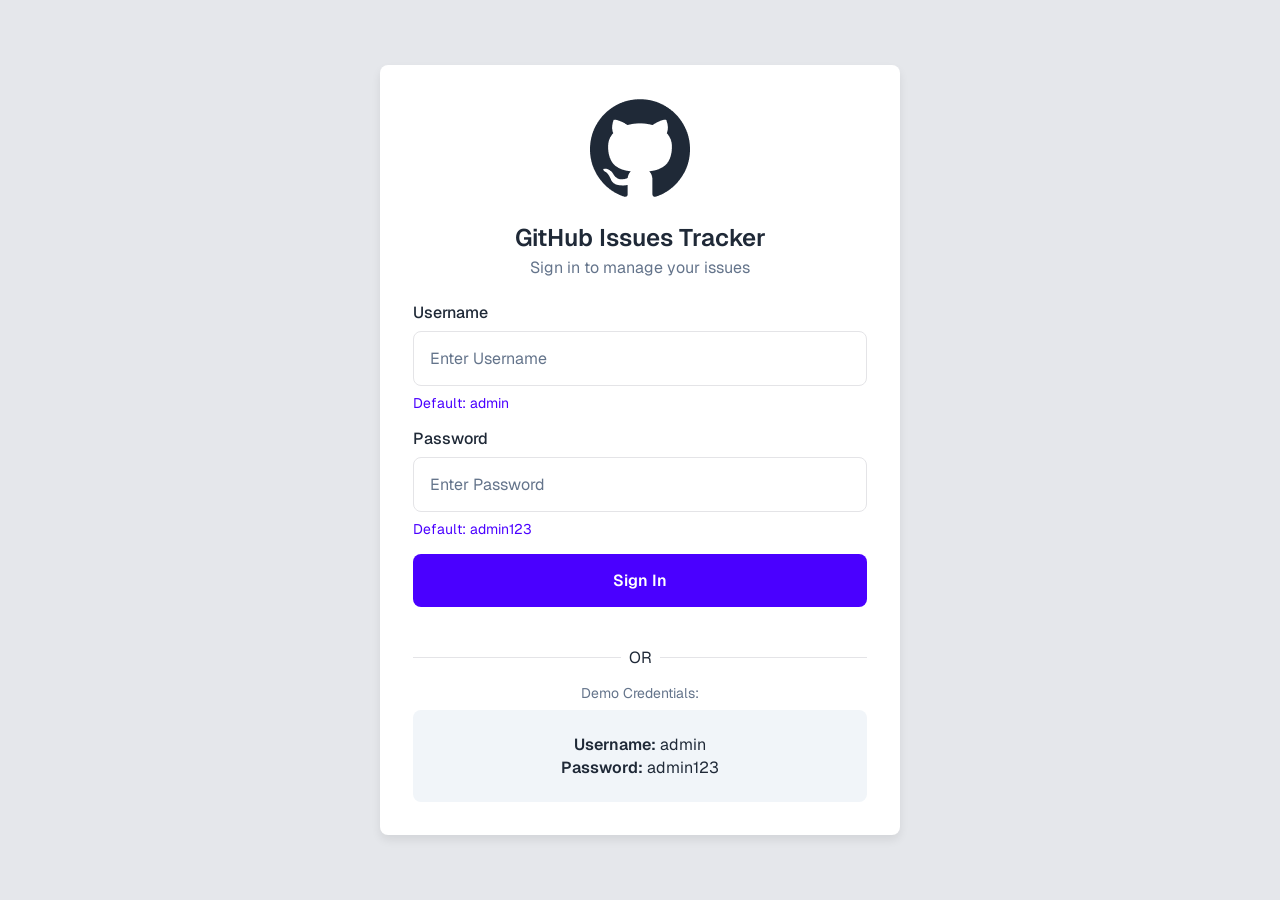
<file: index.html>
<!DOCTYPE html>
<html lang="en">
  <head>
    <meta charset="UTF-8" />
    <meta name="viewport" content="width=device-width, initial-scale=1.0" />
    <title>GitHub Issues Tracker | Login</title>
    <link rel="preconnect" href="https://fonts.googleapis.com" />
    <link rel="preconnect" href="https://fonts.gstatic.com" crossorigin />
    <link
      href="https://fonts.googleapis.com/css2?family=Geist:wght@400;500;600;700;800&family=Manrope:wght@400;500;600;700;800&display=swap"
      rel="stylesheet"
    />
    <link rel="stylesheet" href="css/styles.css" />
  </head>
  <body class="login-body">
    <main class="auth-shell">
      <section class="auth-card">
        <div class="auth-brand">
          <img
            src="assets/github-logo.png"
            alt="GitHub Issues Tracker Logo"
            class="auth-logo"
          />
          <div class="auth-copy">
            <h1 class="auth-title">GitHub Issues Tracker</h1>
            <p class="auth-subtitle">Sign in to manage your issues</p>
          </div>
        </div>

        <form id="login-form" class="auth-form" novalidate>
          <div class="field-group">
            <label class="field-label" for="username">Username</label>
            <input
              id="username"
              name="username"
              type="text"
              class="text-input"
              placeholder="Enter Username"
              autocomplete="username"
              required
            />
            <p class="field-hint">Default: admin</p>
          </div>

          <div class="field-group">
            <label class="field-label" for="password">Password</label>
            <input
              id="password"
              name="password"
              type="password"
              class="text-input"
              placeholder="Enter Password"
              autocomplete="current-password"
              required
            />
            <p class="field-hint">Default: admin123</p>
          </div>

          <button type="submit" class="primary-btn auth-submit">Sign In</button>
          <p class="auth-error" id="auth-error" aria-live="polite"></p>
        </form>

        <div class="auth-divider" aria-hidden="true">
          <span>OR</span>
        </div>

        <section class="demo-credentials" aria-label="Demo credentials">
          <p class="demo-label">Demo Credentials:</p>
          <div class="demo-card">
            <p><strong>Username:</strong> <span id="demo-username">admin</span></p>
            <p><strong>Password:</strong> <span id="demo-password">admin123</span></p>
          </div>
        </section>
      </section>
    </main>

    <script src="js/login.js"></script>
  </body>
</html>
</file>
<file: css/styles.css>
:root {
  --canvas: #f8fafc;
  --surface: #ffffff;
  --surface-alt: #f1f5f9;
  --ink: #1f2937;
  --muted: #64748b;
  --line: #e4e4e7;
  --line-strong: #d4d4d8;
  --brand: #4a00ff;
  --brand-dark: #3d00d1;
  --brand-soft: rgba(74, 0, 255, 0.08);
  --open: #10b981;
  --open-soft: rgba(16, 185, 129, 0.14);
  --closed: #8b5cf6;
  --closed-soft: rgba(139, 92, 246, 0.14);
  --danger: #dc2626;
  --shadow: 0 5px 10px rgba(0, 0, 0, 0.08);
  --shadow-lg: 0 24px 48px rgba(15, 23, 42, 0.16);
  --radius-sm: 8px;
  --radius-md: 12px;
  --radius-lg: 16px;
  --radius-xl: 24px;
}

* {
  box-sizing: border-box;
}

html {
  scroll-behavior: smooth;
}

body {
  margin: 0;
  font-family: "Geist", "Manrope", sans-serif;
  color: var(--ink);
  background: var(--canvas);
}

img {
  display: block;
  max-width: 100%;
}

button,
input {
  font: inherit;
}

.hidden {
  display: none !important;
}

.sr-only {
  position: absolute;
  width: 1px;
  height: 1px;
  padding: 0;
  margin: -1px;
  overflow: hidden;
  clip: rect(0, 0, 0, 0);
  white-space: nowrap;
  border: 0;
}

.text-input {
  width: 100%;
  border: 1px solid var(--line);
  border-radius: var(--radius-sm);
  background: var(--surface);
  color: var(--ink);
  padding: 16px;
  transition: border-color 0.2s ease, box-shadow 0.2s ease;
}

.text-input::placeholder {
  color: var(--muted);
}

.text-input:focus {
  outline: none;
  border-color: var(--brand);
  box-shadow: 0 0 0 4px rgba(74, 0, 255, 0.12);
}

.primary-btn {
  border: 0;
  border-radius: var(--radius-sm);
  background: var(--brand);
  color: #ffffff;
  cursor: pointer;
  font-weight: 600;
  transition: background-color 0.2s ease, transform 0.2s ease, box-shadow 0.2s ease;
}

.primary-btn:hover {
  background: var(--brand-dark);
  box-shadow: 0 12px 24px rgba(74, 0, 255, 0.18);
}

.primary-btn:active {
  transform: translateY(1px);
}

.primary-btn:focus-visible {
  outline: none;
  box-shadow: 0 0 0 4px rgba(74, 0, 255, 0.16);
}

.primary-btn:disabled {
  opacity: 0.7;
  cursor: wait;
  box-shadow: none;
  transform: none;
}

.login-body {
  min-height: 100vh;
  display: grid;
  place-items: center;
  padding: 24px;
  background: #e5e7eb;
}

.auth-shell {
  width: min(100%, 520px);
}

.auth-card {
  background: var(--surface);
  border: 1px solid rgba(255, 255, 255, 0.8);
  border-radius: var(--radius-sm);
  box-shadow: var(--shadow);
  padding: 32px;
}

.auth-brand {
  display: grid;
  justify-items: center;
  gap: 24px;
  text-align: center;
}

.auth-logo {
  width: 100px;
  height: 100px;
  object-fit: contain;
}

.auth-copy {
  display: grid;
  gap: 4px;
}

.auth-title {
  margin: 0;
  font-size: 1.5rem;
  font-weight: 600;
  line-height: 1.3;
}

.auth-subtitle {
  margin: 0;
  color: var(--muted);
  font-size: 1rem;
}

.auth-form {
  display: grid;
  gap: 16px;
  margin-top: 24px;
}

.field-group {
  display: grid;
  gap: 8px;
}

.field-label {
  font-size: 1rem;
  font-weight: 500;
}

.field-hint {
  margin: 0;
  color: var(--brand);
  font-size: 0.875rem;
}

.auth-submit {
  width: 100%;
  padding: 16px;
}

.auth-error {
  min-height: 1.25rem;
  margin: -4px 0 0;
  color: var(--danger);
  font-size: 0.9rem;
  text-align: center;
}

.auth-divider {
  display: flex;
  align-items: center;
  gap: 8px;
  margin: 8px 0 0;
  color: var(--ink);
}

.auth-divider::before,
.auth-divider::after {
  content: "";
  flex: 1;
  height: 1px;
  background: var(--line);
}

.auth-divider span {
  font-size: 1rem;
}

.demo-credentials {
  display: grid;
  gap: 8px;
  margin-top: 16px;
}

.demo-label {
  margin: 0;
  color: var(--muted);
  font-size: 0.875rem;
  text-align: center;
}

.demo-card {
  display: grid;
  gap: 2px;
  justify-items: center;
  padding: 24px;
  background: var(--surface-alt);
  border-radius: var(--radius-sm);
}

.demo-card p {
  margin: 0;
  font-size: 1rem;
  text-align: center;
}

.demo-card strong {
  font-weight: 600;
}

.app-body {
  min-height: 100vh;
  background: var(--canvas);
}

.app-header {
  border-bottom: 1px solid var(--line);
  background: var(--surface);
}

.app-header-inner {
  width: min(1360px, calc(100% - 32px));
  margin: 0 auto;
  padding: 17px 0;
  display: flex;
  align-items: center;
  justify-content: space-between;
  gap: 24px;
}

.brand-wrap {
  display: flex;
  align-items: center;
  gap: 12px;
}

.brand-logo {
  width: 36px;
  height: 37px;
  object-fit: contain;
}

.brand-title {
  margin: 0;
  font-size: 1.75rem;
  font-weight: 600;
  line-height: 1.1;
}

.search-form {
  display: flex;
  align-items: center;
  gap: 16px;
}

.search-field {
  display: flex;
  align-items: center;
  gap: 10px;
  width: 300px;
  min-height: 44px;
  padding: 0 14px;
  border: 1px solid var(--line);
  border-radius: var(--radius-sm);
  background: var(--surface);
  transition: border-color 0.2s ease, box-shadow 0.2s ease;
}

.search-field:focus-within {
  border-color: var(--brand);
  box-shadow: 0 0 0 4px rgba(74, 0, 255, 0.12);
}

.search-icon {
  display: inline-flex;
  align-items: center;
  justify-content: center;
  color: var(--muted);
}

.search-icon svg {
  width: 16px;
  height: 16px;
}

.search-input {
  padding: 0;
  border: 0;
  border-radius: 0;
  background: transparent;
  box-shadow: none;
}

.search-input:focus {
  box-shadow: none;
}

.search-btn {
  min-width: 131px;
  min-height: 44px;
  padding: 0 20px;
}

.app-main {
  width: min(1110px, calc(100% - 32px));
  margin: 60px auto 72px;
}

.tab-panel {
  border: 1px solid var(--line);
  border-radius: var(--radius-md);
  background: var(--surface);
  box-shadow: var(--shadow);
}

.tabs-row {
  display: flex;
  flex-wrap: wrap;
  gap: 8px;
  padding: 24px;
}

.tab-btn {
  min-width: 120px;
  min-height: 40px;
  padding: 0 18px;
  border: 1px solid var(--line);
  border-radius: 10px;
  background: var(--surface-alt);
  color: var(--ink);
  cursor: pointer;
  font-weight: 500;
  transition: background-color 0.2s ease, border-color 0.2s ease, color 0.2s ease;
}

.tab-btn:hover {
  border-color: var(--brand);
  color: var(--brand);
}

.tab-btn.is-active {
  border-color: var(--brand);
  background: var(--brand);
  color: #ffffff;
}

.issue-shell {
  margin-top: 16px;
  border: 1px solid var(--line);
  border-radius: var(--radius-md);
  background: var(--surface);
  box-shadow: var(--shadow);
  padding: 24px;
}

.summary-row {
  display: flex;
  align-items: center;
  justify-content: space-between;
  gap: 16px;
  padding-bottom: 24px;
  border-bottom: 1px solid var(--line);
}

.summary-left {
  display: flex;
  align-items: center;
  gap: 16px;
}

.summary-icon-wrap {
  width: 50px;
  height: 50px;
  display: grid;
  place-items: center;
  border-radius: 999px;
  background: var(--surface-alt);
  flex-shrink: 0;
}

.summary-icon {
  width: 32px;
  height: 32px;
  object-fit: contain;
}

.summary-copy {
  display: grid;
  gap: 3px;
}

.summary-total {
  margin: 0;
  font-size: 1.625rem;
  font-weight: 600;
  line-height: 1.2;
}

.summary-description {
  margin: 0;
  color: var(--muted);
  font-size: 1rem;
}

.summary-right {
  display: flex;
  align-items: center;
  gap: 16px;
  flex-wrap: wrap;
}

.status-chip {
  display: inline-flex;
  align-items: center;
  gap: 8px;
  color: var(--muted);
  font-size: 1rem;
  font-weight: 500;
}

.status-dot {
  width: 12px;
  height: 12px;
  border-radius: 50%;
}

.status-dot-open {
  background: var(--open);
}

.status-dot-closed {
  background: var(--closed);
}

.loading-state {
  display: grid;
  place-items: center;
  gap: 12px;
  padding: 72px 24px;
  color: var(--muted);
}

.spinner {
  width: 40px;
  height: 40px;
  border: 3px solid #ddd6fe;
  border-top-color: var(--brand);
  border-radius: 50%;
  animation: spin 0.8s linear infinite;
}

@keyframes spin {
  to {
    transform: rotate(360deg);
  }
}

.issues-grid {
  display: grid;
  grid-template-columns: repeat(4, minmax(0, 1fr));
  gap: 12px;
  margin-top: 24px;
}

.issue-card {
  display: flex;
  flex-direction: column;
  min-height: 269px;
  border: 1px solid #e5e7eb;
  border-top-width: 4px;
  border-radius: 8px;
  background: #ffffff;
  box-shadow: 0 2px 8px rgba(15, 23, 42, 0.08);
  cursor: pointer;
  transition: transform 0.2s ease, box-shadow 0.2s ease, border-color 0.2s ease;
  overflow: hidden;
}

.issue-card:hover {
  transform: translateY(-2px);
  box-shadow: 0 12px 24px rgba(15, 23, 42, 0.12);
}

.issue-card:focus-visible {
  outline: none;
  border-color: var(--brand);
  box-shadow: 0 0 0 4px rgba(74, 0, 255, 0.14);
}

.issue-card.status-open {
  border-top-color: var(--open);
}

.issue-card.status-closed {
  border-top-color: var(--closed);
}

.card-content {
  display: flex;
  flex: 1;
  flex-direction: column;
  gap: 14px;
  padding: 18px 20px 16px;
}

.card-topline {
  display: flex;
  align-items: center;
  justify-content: space-between;
  gap: 12px;
}

.status-marker {
  display: inline-flex;
  align-items: center;
  justify-content: center;
  width: 28px;
  height: 28px;
  border-radius: 999px;
  flex-shrink: 0;
}

.status-marker svg {
  width: 28px;
  height: 28px;
}

.status-marker.status-open {
  color: #22c55e;
}

.status-marker.status-closed {
  color: #a855f7;
}

.issue-number {
  display: none;
}

.issue-link {
  margin: 0;
  min-height: 52px;
  color: #111827;
  font-size: 1rem;
  font-weight: 600;
  line-height: 1.3;
  display: -webkit-box;
  overflow: hidden;
  -webkit-box-orient: vertical;
  -webkit-line-clamp: 2;
}

.status-badge {
  display: inline-flex;
  align-items: center;
  justify-content: center;
  min-height: 24px;
  padding: 0 10px;
  border-radius: 999px;
  font-size: 0.8rem;
  font-weight: 600;
  text-transform: capitalize;
  flex-shrink: 0;
}

.status-badge.status-open {
  background: var(--open-soft);
  color: #0f8a5b;
}

.status-badge.status-closed {
  background: var(--closed-soft);
  color: #6d28d9;
}

.issue-description {
  margin: 0;
  min-height: 67px;
  color: #6b7280;
  font-size: 0.875rem;
  line-height: 1.4;
  display: -webkit-box;
  overflow: hidden;
  -webkit-box-orient: vertical;
  -webkit-line-clamp: 3;
}

.card-meta-line {
  display: none;
}

.meta-separator {
  color: #94a3b8;
}

.card-footer {
  display: flex;
  flex-direction: column;
  align-items: flex-start;
  gap: 10px;
  padding: 14px 20px 18px;
  border-top: 1px solid #e5e7eb;
  background: #ffffff;
}

.label-row {
  display: flex;
  align-items: center;
  gap: 6px;
  flex-wrap: wrap;
  margin-top: auto;
}

.label-pill,
.modal-label-pill {
  display: inline-flex;
  align-items: center;
  justify-content: center;
  border: 1px solid transparent;
  border-radius: 999px;
  padding: 3px 8px;
  gap: 4px;
  font-size: 0.69rem;
  font-weight: 600;
  letter-spacing: 0.04em;
  text-transform: uppercase;
  white-space: nowrap;
}

.label-pill-icon {
  display: inline-flex;
  align-items: center;
  justify-content: center;
}

.label-pill-icon svg {
  width: 11px;
  height: 11px;
}

.card-meta-text {
  margin: 0;
  color: #6b7280;
  font-size: 0.875rem;
  line-height: 1.2;
}

.details-btn {
  display: none;
}

.empty-state {
  margin: 24px 0 0;
  padding: 56px 24px;
  border-radius: var(--radius-md);
  border: 1px dashed var(--line-strong);
  background: var(--surface-alt);
  color: var(--muted);
  text-align: center;
  display: grid;
  place-items: center;
  gap: 14px;
}

.modal-overlay {
  position: fixed;
  inset: 0;
  display: grid;
  place-items: center;
  padding: 24px;
  background: rgba(15, 23, 42, 0.16);
  z-index: 100;
}

.modal-card {
  width: min(700px, 100%);
  max-height: calc(100vh - 48px);
  overflow-y: auto;
  padding: 32px;
  border-radius: 24px;
  background: var(--surface);
  box-shadow: var(--shadow-lg);
  position: relative;
}

.modal-content {
  display: grid;
  gap: 24px;
}

.modal-hero {
  display: grid;
  gap: 18px;
  padding-right: 36px;
}

.modal-kicker {
  margin: 0;
  color: var(--muted);
  font-size: 0.82rem;
  font-weight: 600;
  letter-spacing: 0.08em;
  text-transform: uppercase;
}

.modal-content h2 {
  margin: 0;
  font-size: 1.9375rem;
  font-weight: 600;
  line-height: 1.14;
}

.modal-meta-row {
  display: flex;
  align-items: center;
  gap: 12px;
  flex-wrap: wrap;
  color: var(--muted);
  font-size: 1rem;
}

.modal-meta-separator {
  color: #94a3b8;
}

.modal-label-row {
  display: flex;
  align-items: center;
  gap: 8px;
  flex-wrap: wrap;
}

.modal-description {
  margin: 0;
  color: var(--muted);
  font-size: 1rem;
  line-height: 1.6;
}

.modal-summary-panel {
  display: grid;
  grid-template-columns: repeat(2, minmax(0, 1fr));
  gap: 16px;
  padding: 16px 20px;
  border-radius: var(--radius-lg);
  background: var(--surface-alt);
}

.modal-summary-item p {
  margin: 0 0 10px;
  color: var(--muted);
  font-size: 1rem;
}

.modal-summary-item strong {
  display: inline-block;
  color: var(--ink);
  font-size: 1.15rem;
  font-weight: 600;
}

.modal-grid {
  display: grid;
  grid-template-columns: repeat(2, minmax(0, 1fr));
  gap: 12px;
}

.modal-item {
  padding: 16px;
  border: 1px solid var(--line);
  border-radius: var(--radius-lg);
  background: var(--surface);
}

.modal-item p {
  margin: 0;
  color: var(--ink);
}

.modal-item p:first-child {
  margin-bottom: 6px;
  color: var(--muted);
  font-size: 0.8rem;
  font-weight: 600;
  letter-spacing: 0.04em;
  text-transform: uppercase;
}

.priority-pill {
  display: inline-flex;
  align-items: center;
  justify-content: center;
  min-width: 82px;
  min-height: 24px;
  padding: 0 16px;
  border-radius: 999px;
  font-size: 0.85rem;
  font-weight: 700;
  letter-spacing: 0.04em;
  text-transform: uppercase;
}

.priority-pill-small {
  min-width: 86px;
  min-height: 28px;
  padding: 0 14px;
  font-size: 0.78rem;
  letter-spacing: 0.04em;
}

.priority-high {
  background: #fce7e7;
  color: #ef4444;
}

.priority-medium {
  background: #fff2db;
  color: #f59e0b;
}

.priority-low {
  background: #e5e7eb;
  color: #9ca3af;
}

.priority-na {
  background: #e5e7eb;
  color: #9ca3af;
}

.label-tone-bug {
  background: #fff1f2;
  border-color: #fca5a5;
  color: #ef4444;
}

.label-tone-help-wanted {
  background: #fff7e5;
  border-color: #f6c453;
  color: #d97706;
}

.label-tone-enhancement {
  background: #e9fbef;
  border-color: #7ddf9b;
  color: #16a34a;
}

.label-tone-documentation {
  background: #eef6ff;
  border-color: #9bc4ff;
  color: #2563eb;
}

.label-tone-good-first-issue {
  background: #f5edff;
  border-color: #cfb3ff;
  color: #7c3aed;
}

.label-tone-general {
  background: rgba(148, 163, 184, 0.14);
  border-color: rgba(148, 163, 184, 0.28);
  color: #475569;
}

.modal-actions {
  display: flex;
  justify-content: flex-end;
  margin-top: 4px;
}

.modal-action-btn {
  min-width: 76px;
  min-height: 44px;
  padding: 0 16px;
  border: 0;
  border-radius: var(--radius-sm);
  background: var(--brand);
  color: #ffffff;
  cursor: pointer;
  font-weight: 600;
}

.modal-action-btn:hover {
  background: var(--brand-dark);
}

.modal-loading {
  display: grid;
  place-items: center;
  gap: 12px;
  padding: 40px 0;
  color: var(--muted);
}

@media (max-width: 1180px) {
  .issues-grid {
    grid-template-columns: repeat(3, minmax(0, 1fr));
  }
}

@media (max-width: 920px) {
  .app-header-inner {
    align-items: stretch;
    flex-direction: column;
  }

  .search-form {
    width: 100%;
  }

  .search-field {
    width: 100%;
    flex: 1;
  }

  .issues-grid {
    grid-template-columns: repeat(2, minmax(0, 1fr));
  }
}

@media (max-width: 680px) {
  .login-body {
    padding: 16px;
  }

  .auth-card {
    padding: 24px;
  }

  .app-main {
    margin-top: 32px;
  }

  .tabs-row,
  .issue-shell {
    padding: 16px;
  }

  .brand-title {
    font-size: 1.4rem;
  }

  .summary-row {
    align-items: flex-start;
    flex-direction: column;
  }

  .summary-right {
    width: 100%;
    justify-content: space-between;
  }

  .search-form {
    flex-direction: column;
    align-items: stretch;
  }

  .search-btn {
    width: 100%;
  }

  .issues-grid,
  .modal-grid,
  .modal-summary-panel {
    grid-template-columns: 1fr;
  }

  .modal-card {
    padding: 24px 20px;
    border-radius: 24px;
  }

  .modal-hero {
    padding-right: 20px;
  }

  .modal-actions {
    justify-content: stretch;
  }

  .modal-action-btn {
    width: 100%;
  }
}
</file>
